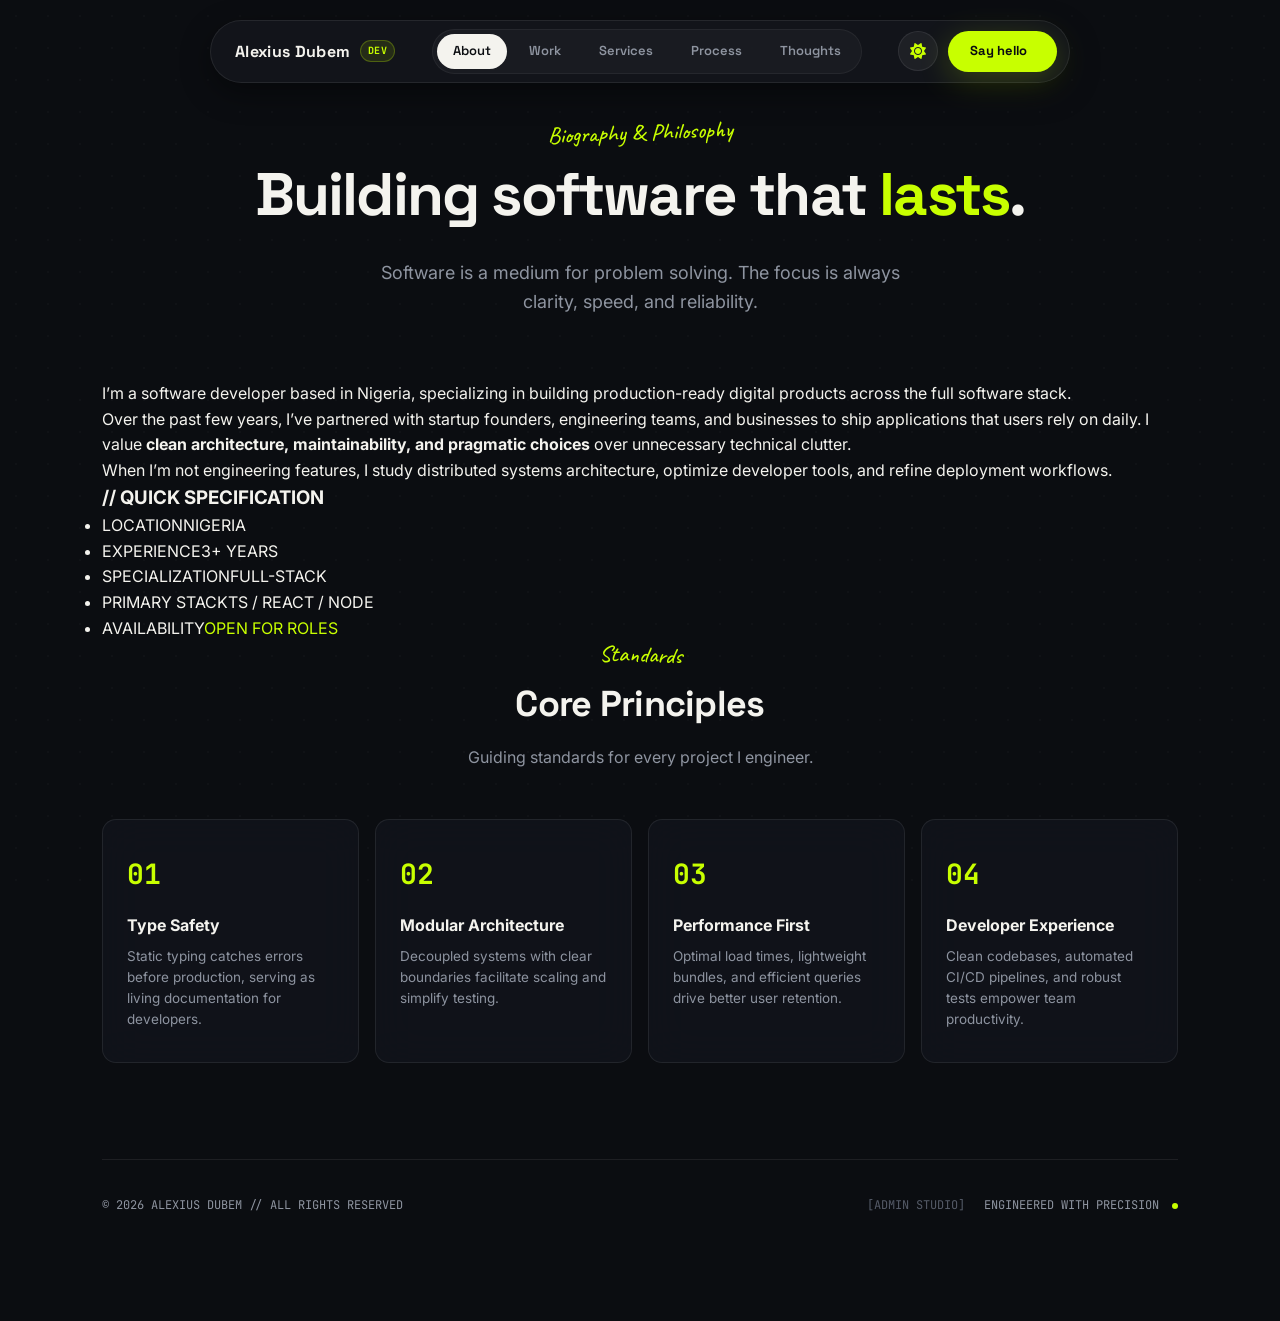
<file: about/index.html>
<!DOCTYPE html>
<html lang="en">

<head>
  <meta charset="UTF-8">
  <meta name="viewport" content="width=device-width, initial-scale=1.0">
  
  <title>About — Alexius Dubem | Software Developer & Systems Engineer</title>
  <meta name="description" content="Biography, engineering principles, and core specification of Alexius Dubem — Full-Stack Software Developer & Systems Architect.">
  <link rel="canonical" href="https://alexiusdubemdev.vercel.app/about">

  <meta property="og:title" content="About Alexius Dubem — Software Developer & Systems Engineer">
  <meta property="og:description" content="Biography, engineering principles, and core specification of Alexius Dubem.">
  <meta property="og:image" content="https://alexiusdubemdev.vercel.app/me.jpg">
  <meta name="twitter:card" content="summary_large_image">
  <meta name="twitter:image" content="https://alexiusdubemdev.vercel.app/me.jpg">

  <!-- Favicons & Website App Icons -->
  <link rel="icon" type="image/jpeg" href="/me.jpg">
  <link rel="apple-touch-icon" href="/me.jpg">
  <link rel="shortcut icon" href="/me.jpg">

  <link rel="preconnect" href="https://fonts.googleapis.com">
  <link rel="preconnect" href="https://fonts.gstatic.com" crossorigin>
  <link href="https://fonts.googleapis.com/css2?family=Caveat:wght@500;700&family=Inter:wght@400;500;600;700&family=JetBrains+Mono:wght@400;500;600;700&family=Space+Grotesk:wght@500;600;700;800&display=swap" rel="stylesheet">
  <link rel="stylesheet" href="https://cdnjs.cloudflare.com/ajax/libs/font-awesome/6.5.1/css/all.min.css">
  
  <link rel="stylesheet" href="/css/styles.css">
</head>

<body>
  <!-- DESKTOP TOP PILL HEADER NAVIGATION -->
  <header>
    <nav class="desktop-pill-nav" aria-label="Main Navigation">
      <div class="logo">
        <a href="/">
          Alexius Dubem
          <span class="logo-badge">DEV</span>
        </a>
      </div>
      <ul class="nav-links">
        <li><a href="/about" class="active">About</a></li>
        <li><a href="/#projects">Work</a></li>
        <li><a href="/#expertise">Services</a></li>
        <li><a href="/#approach">Process</a></li>
        <li><a href="/thoughts">Thoughts</a></li>
      </ul>
      <div style="display:flex; align-items:center; gap:10px;">
        <button class="theme-toggle-pill" aria-label="Toggle Light/Dark Theme">
          <i class="fa-solid fa-sun icon-sun"></i>
          <i class="fa-solid fa-moon icon-moon"></i>
        </button>
        <a href="/contact" class="btn-say-hello">
          Say hello <i class="fa-solid fa-arrow-up-right"></i>
        </a>
      </div>
    </nav>
  </header>

  <!-- FLOATING TOP-RIGHT THEME BUTTON (MOBILE) -->
  <button class="mobile-top-theme-btn" aria-label="Toggle Light/Dark Theme">
    <i class="fa-solid fa-sun icon-sun"></i>
    <i class="fa-solid fa-moon icon-moon"></i>
  </button>

  <!-- MOBILE FLOATING BOTTOM CAPSULE DOCK WITH LABELS -->
  <nav class="mobile-floating-dock" aria-label="Mobile Bottom Navigation">
    <div class="mobile-dock-inner">
      <a href="/#home" class="mobile-dock-item" aria-label="Home">
        <i class="fa-solid fa-house"></i>
        <span class="dock-label">Home</span>
      </a>
      <a href="/#projects" class="mobile-dock-item" aria-label="Projects">
        <i class="fa-solid fa-layer-group"></i>
        <span class="dock-label">Work</span>
      </a>
      <a href="/thoughts" class="mobile-dock-item" aria-label="Notes">
        <i class="fa-solid fa-pen-nib"></i>
        <span class="dock-label">Notes</span>
      </a>
      <a href="/about" class="mobile-dock-item active" aria-label="About">
        <i class="fa-solid fa-user"></i>
        <span class="dock-label">About</span>
      </a>
      <a href="/contact" class="mobile-dock-item" aria-label="Contact">
        <i class="fa-solid fa-envelope"></i>
        <span class="dock-label">Contact</span>
      </a>
    </div>
  </nav>

  <div class="container">
    <main>
      <div class="page-header" data-animate>
        <span class="font-hand rotate-left">Biography & Philosophy</span>
        <h1>Building software that <span style="color:var(--accent);">lasts</span>.</h1>
        <p>Software is a medium for problem solving. The focus is always clarity, speed, and reliability.</p>
      </div>

      <div class="about-layout" data-animate>
        <div class="about-body">
          <p>I’m a software developer based in Nigeria, specializing in building production-ready digital products across the full software stack.</p>
          <p>Over the past few years, I’ve partnered with startup founders, engineering teams, and businesses to ship applications that users rely on daily. I value <strong>clean architecture, maintainability, and pragmatic choices</strong> over unnecessary technical clutter.</p>
          <p>When I’m not engineering features, I study distributed systems architecture, optimize developer tools, and refine deployment workflows.</p>
        </div>

        <div class="about-sidebar">
          <h3>// QUICK SPECIFICATION</h3>
          <ul>
            <li><span>LOCATION</span><span>NIGERIA</span></li>
            <li><span>EXPERIENCE</span><span>3+ YEARS</span></li>
            <li><span>SPECIALIZATION</span><span>FULL-STACK</span></li>
            <li><span>PRIMARY STACK</span><span>TS / REACT / NODE</span></li>
            <li><span>AVAILABILITY</span><span style="color:var(--accent);">OPEN FOR ROLES</span></li>
          </ul>
        </div>
      </div>

      <section data-animate>
        <div class="section-head">
          <span class="font-hand rotate-right">Standards</span>
          <h2 class="sec-title">Core Principles</h2>
          <p class="sec-desc">Guiding standards for every project I engineer.</p>
        </div>

        <div class="approach-grid">
          <div class="approach-card">
            <div class="approach-num">01</div>
            <h3>Type Safety</h3>
            <p>Static typing catches errors before production, serving as living documentation for developers.</p>
          </div>
          <div class="approach-card">
            <div class="approach-num">02</div>
            <h3>Modular Architecture</h3>
            <p>Decoupled systems with clear boundaries facilitate scaling and simplify testing.</p>
          </div>
          <div class="approach-card">
            <div class="approach-num">03</div>
            <h3>Performance First</h3>
            <p>Optimal load times, lightweight bundles, and efficient queries drive better user retention.</p>
          </div>
          <div class="approach-card">
            <div class="approach-num">04</div>
            <h3>Developer Experience</h3>
            <p>Clean codebases, automated CI/CD pipelines, and robust tests empower team productivity.</p>
          </div>
        </div>
      </section>
    </main>

    <footer>
      <div>© 2026 ALEXIUS DUBEM // ALL RIGHTS RESERVED</div>
      <div>
        <a href="/admin" style="color: var(--text-dim); text-decoration: none; margin-right: 12px;">[ADMIN STUDIO]</a>
        ENGINEERED WITH PRECISION <span class="accent-dot"></span>
      </div>
    </footer>
  </div>

  <script src="/js/main.js"></script>
</body>

</html>
</file>
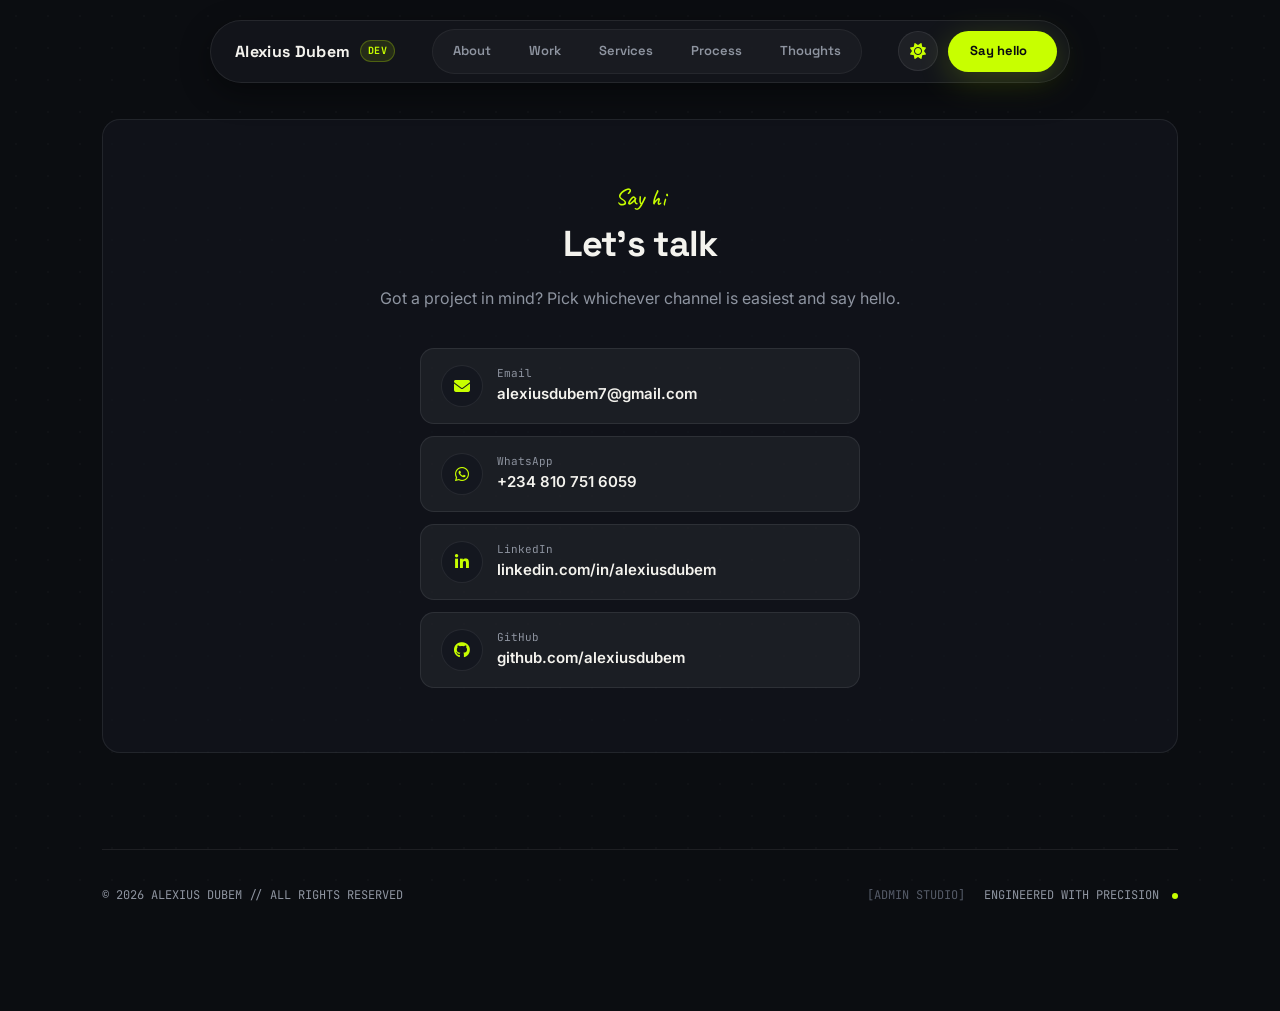
<file: contact/index.html>
<!DOCTYPE html>
<html lang="en">

<head>
  <meta charset="UTF-8">
  <meta name="viewport" content="width=device-width, initial-scale=1.0">
  
  <title>Contact — Alexius Dubem | Software Developer</title>
  <meta name="description" content="Initiate direct contact with Alexius Dubem. Available for full-stack software development, contract engineering, and technical advisory. Guaranteed 24-hr response SLA.">
  <link rel="canonical" href="https://alexiusdubemdev.vercel.app/contact">

  <meta property="og:title" content="Contact Alexius Dubem — Software Developer & Systems Engineer">
  <meta property="og:description" content="Direct contact channel for project inquiries and engineering roles.">
  <meta property="og:image" content="https://alexiusdubemdev.vercel.app/me.jpg">
  <meta name="twitter:card" content="summary_large_image">
  <meta name="twitter:image" content="https://alexiusdubemdev.vercel.app/me.jpg">

  <!-- Favicons & Website App Icons -->
  <link rel="icon" type="image/jpeg" href="/me.jpg">
  <link rel="apple-touch-icon" href="/me.jpg">
  <link rel="shortcut icon" href="/me.jpg">

  <link rel="preconnect" href="https://fonts.googleapis.com">
  <link rel="preconnect" href="https://fonts.gstatic.com" crossorigin>
  <link href="https://fonts.googleapis.com/css2?family=Caveat:wght@500;700&family=Inter:wght@400;500;600;700&family=JetBrains+Mono:wght@400;500;600;700&family=Space+Grotesk:wght@500;600;700&display=swap" rel="stylesheet">
  <link rel="stylesheet" href="https://cdnjs.cloudflare.com/ajax/libs/font-awesome/6.5.1/css/all.min.css">
  
  <link rel="stylesheet" href="/css/styles.css">
</head>

<body>
  <!-- DESKTOP TOP PILL HEADER NAVIGATION -->
  <header>
    <nav class="desktop-pill-nav" aria-label="Main Navigation">
      <div class="logo">
        <a href="/">
          Alexius Dubem
          <span class="logo-badge">DEV</span>
        </a>
      </div>
      <ul class="nav-links">
        <li><a href="/about">About</a></li>
        <li><a href="/#projects">Work</a></li>
        <li><a href="/#expertise">Services</a></li>
        <li><a href="/#approach">Process</a></li>
        <li><a href="/thoughts">Thoughts</a></li>
      </ul>
      <div style="display:flex; align-items:center; gap:10px;">
        <button class="theme-toggle-pill" aria-label="Toggle Light/Dark Theme">
          <i class="fa-solid fa-sun icon-sun"></i>
          <i class="fa-solid fa-moon icon-moon"></i>
        </button>
        <a href="/contact" class="btn-say-hello active">
          Say hello <i class="fa-solid fa-arrow-up-right"></i>
        </a>
      </div>
    </nav>
  </header>

  <!-- FLOATING TOP-RIGHT THEME BUTTON (MOBILE) -->
  <button class="mobile-top-theme-btn" aria-label="Toggle Light/Dark Theme">
    <i class="fa-solid fa-sun icon-sun"></i>
    <i class="fa-solid fa-moon icon-moon"></i>
  </button>

  <!-- MOBILE FLOATING BOTTOM CAPSULE DOCK WITH LABELS -->
  <nav class="mobile-floating-dock" aria-label="Mobile Bottom Navigation">
    <div class="mobile-dock-inner">
      <a href="/#home" class="mobile-dock-item" aria-label="Home">
        <i class="fa-solid fa-house"></i>
        <span class="dock-label">Home</span>
      </a>
      <a href="/#projects" class="mobile-dock-item" aria-label="Projects">
        <i class="fa-solid fa-layer-group"></i>
        <span class="dock-label">Work</span>
      </a>
      <a href="/thoughts" class="mobile-dock-item" aria-label="Notes">
        <i class="fa-solid fa-pen-nib"></i>
        <span class="dock-label">Notes</span>
      </a>
      <a href="/about" class="mobile-dock-item" aria-label="About">
        <i class="fa-solid fa-user"></i>
        <span class="dock-label">About</span>
      </a>
      <a href="/contact" class="mobile-dock-item active" aria-label="Contact">
        <i class="fa-solid fa-envelope"></i>
        <span class="dock-label">Contact</span>
      </a>
    </div>
  </nav>

  <div class="container">
    <main>
      <section id="contact" data-animate aria-label="Contact Panel" style="margin-top: 40px;">
        <div class="contact-section-card">
          <span class="font-hand rotate-right">Say hi</span>
          <h2 class="sec-title" style="margin-top: 4px;">Let's talk</h2>
          <p class="sec-desc">Got a project in mind? Pick whichever channel is easiest and say hello.</p>

          <div class="contact-options">
            <!-- Email Option -->
            <a href="mailto:alexiusdubem7@gmail.com" class="contact-option-row">
              <div class="contact-option-left">
                <span class="contact-icon-pill"><i class="fa-solid fa-envelope"></i></span>
                <div class="contact-label-title">
                  <span class="label">Email</span>
                  <span class="val">alexiusdubem7@gmail.com</span>
                </div>
              </div>
              <i class="fa-solid fa-arrow-up-right arrow-up-right"></i>
            </a>

            <!-- WhatsApp Option -->
            <a href="https://wa.me/2348107516059" target="_blank" class="contact-option-row">
              <div class="contact-option-left">
                <span class="contact-icon-pill"><i class="fa-brands fa-whatsapp"></i></span>
                <div class="contact-label-title">
                  <span class="label">WhatsApp</span>
                  <span class="val">+234 810 751 6059</span>
                </div>
              </div>
              <i class="fa-solid fa-arrow-up-right arrow-up-right"></i>
            </a>

            <!-- LinkedIn Option -->
            <a href="https://ng.linkedin.com/in/alexius-dubem" target="_blank" class="contact-option-row">
              <div class="contact-option-left">
                <span class="contact-icon-pill"><i class="fa-brands fa-linkedin-in"></i></span>
                <div class="contact-label-title">
                  <span class="label">LinkedIn</span>
                  <span class="val">linkedin.com/in/alexiusdubem</span>
                </div>
              </div>
              <i class="fa-solid fa-arrow-up-right arrow-up-right"></i>
            </a>

            <!-- GitHub Option -->
            <a href="https://github.com/AlexiusDubem" target="_blank" class="contact-option-row">
              <div class="contact-option-left">
                <span class="contact-icon-pill"><i class="fa-brands fa-github"></i></span>
                <div class="contact-label-title">
                  <span class="label">GitHub</span>
                  <span class="val">github.com/alexiusdubem</span>
                </div>
              </div>
              <i class="fa-solid fa-arrow-up-right arrow-up-right"></i>
            </a>
          </div>
        </div>
      </section>
    </main>

    <footer>
      <div>© 2026 ALEXIUS DUBEM // ALL RIGHTS RESERVED</div>
      <div>
        <a href="/admin" style="color: var(--text-dim); text-decoration: none; margin-right: 12px;">[ADMIN STUDIO]</a>
        ENGINEERED WITH PRECISION <span class="accent-dot"></span>
      </div>
    </footer>
  </div>

  <script src="/js/main.js"></script>
</body>

</html>
</file>
<file: css/styles.css>
/* =========================================
   ALEXIUS DUBEM — PORTFOLIO DESIGN SYSTEM
   Deep Ink (#0b0d11) + Warm Paper (#f4f3ee) + Electric Lime (#c8ff00)
   Handwritten Notes · Glass Pill Header · Floating Mobile Dock
   Fast, Clean, Considered
   ========================================= */

/* ---------- DESIGN TOKENS ---------- */
:root {
  --bg: #0b0d11;
  --bg-card: rgba(18, 22, 30, 0.72);
  --bg-card-hover: rgba(26, 32, 44, 0.88);
  --bg-surface: rgba(22, 26, 36, 0.75);
  --bg-soft: rgba(255, 255, 255, 0.05);
  --text: #f4f3ee;
  --text-muted: #8e94a0;
  --text-dim: #555b68;
  --accent: #c8ff00;
  --accent-glow: rgba(200, 255, 0, 0.25);
  --accent-soft: rgba(200, 255, 0, 0.1);
  --border: rgba(255, 255, 255, 0.08);
  --border-active: rgba(200, 255, 0, 0.45);
  
  --font-mono: 'JetBrains Mono', monospace;
  --font-display: 'Space Grotesk', sans-serif;
  --font-body: 'Inter', sans-serif;
  --font-hand: 'Caveat', cursive;
  
  --shadow-sm: 0 4px 15px rgba(0, 0, 0, 0.3);
  --shadow-glow: 0 8px 32px rgba(200, 255, 0, 0.2);
  --shadow-card: 0 20px 48px rgba(0, 0, 0, 0.5);
  
  --radius-sm: 8px;
  --radius-md: 14px;
  --radius-lg: 18px;
  --radius-xl: 24px;
  --radius-pill: 999px;
  
  --ease: cubic-bezier(0.16, 1, 0.3, 1);
  --transition: 0.3s cubic-bezier(0.16, 1, 0.3, 1);
}

/* ---------- LIGHT THEME OVERRIDES ---------- */
body.light-theme {
  --bg: #f6f5f0;
  --bg-card: #ffffff;
  --bg-card-hover: #faf8f3;
  --bg-surface: #eae9e2;
  --bg-soft: rgba(0, 0, 0, 0.04);
  --text: #08090a;
  --text-muted: #525660;
  --text-dim: #858a96;
  --accent: #5e8000;
  --accent-glow: rgba(94, 128, 0, 0.25);
  --accent-soft: rgba(94, 128, 0, 0.12);
  --border: rgba(0, 0, 0, 0.09);
  --border-active: rgba(94, 128, 0, 0.45);
  
  --shadow-sm: 0 4px 15px rgba(0, 0, 0, 0.05);
  --shadow-glow: 0 8px 24px rgba(94, 128, 0, 0.18);
  --shadow-card: 0 16px 40px rgba(0, 0, 0, 0.08);
}

body.light-theme::before {
  background-image: radial-gradient(rgba(0, 0, 0, 0.05) 1px, transparent 1px);
}

body.light-theme nav.desktop-pill-nav {
  background: rgba(255, 255, 255, 0.88);
  border-color: rgba(0, 0, 0, 0.1);
  box-shadow: 0 8px 30px rgba(0, 0, 0, 0.08);
}

body.light-theme nav.mobile-floating-dock .mobile-dock-inner {
  background: rgba(255, 255, 255, 0.95);
  border-color: rgba(0, 0, 0, 0.12);
  box-shadow: 0 10px 36px rgba(0, 0, 0, 0.15);
}

/* ---------- THEME TOGGLE PILL BUTTON ---------- */
.theme-toggle-pill {
  width: 40px;
  height: 40px;
  border-radius: 50%;
  background: var(--bg-soft);
  border: 1px solid var(--border);
  color: var(--accent);
  display: flex;
  align-items: center;
  justify-content: center;
  font-size: 16px;
  cursor: pointer;
  transition: all var(--transition);
  flex-shrink: 0;
}

.theme-toggle-pill:hover {
  background: var(--accent-soft);
  border-color: var(--accent);
  transform: scale(1.06);
}

body.light-theme .theme-toggle-pill .icon-moon { display: block; }
body.light-theme .theme-toggle-pill .icon-sun  { display: none; }
body:not(.light-theme) .theme-toggle-pill .icon-moon { display: none; }
body:not(.light-theme) .theme-toggle-pill .icon-sun  { display: block; }

body.light-theme .mobile-top-theme-btn .icon-moon { display: block; }
body.light-theme .mobile-top-theme-btn .icon-sun  { display: none; }
body:not(.light-theme) .mobile-top-theme-btn .icon-moon { display: none; }
body:not(.light-theme) .mobile-top-theme-btn .icon-sun  { display: block; }

/* ---------- RESET & BASE ---------- */
*,
*::before,
*::after {
  margin: 0;
  padding: 0;
  box-sizing: border-box;
}

html {
  scroll-behavior: smooth;
  background-color: var(--bg);
}

body {
  font-family: var(--font-body);
  background-color: var(--bg);
  color: var(--text);
  line-height: 1.6;
  -webkit-font-smoothing: antialiased;
  -moz-osx-font-smoothing: grayscale;
  overflow-x: hidden;
  padding-bottom: 90px;
  position: relative;
}

body::before {
  content: "";
  position: fixed;
  inset: 0;
  background-image: radial-gradient(rgba(255, 255, 255, 0.025) 1px, transparent 1px);
  background-size: 32px 32px;
  pointer-events: none;
  z-index: 0;
}

.container {
  max-width: 1140px;
  margin: 0 auto;
  padding: 0 32px;
  position: relative;
  z-index: 5;
}

/* Glassmorphic 3D Card Backdrop Blur across all components */
.project-card,
.service-card,
.approach-card,
.trust-bar,
.note-article-card,
.x-post-card,
.contact-direct-card {
  backdrop-filter: blur(20px);
  -webkit-backdrop-filter: blur(20px);
}

/* ---------- HANDWRITTEN ANNOTATIONS (DOTTAA STYLE) ---------- */
.font-hand {
  font-family: var(--font-hand);
  color: var(--accent);
  font-size: 1.45rem;
  font-weight: 500;
  display: inline-block;
  line-height: 1.2;
}

.rotate-left {
  transform: rotate(-2deg);
}

.rotate-right {
  transform: rotate(2deg);
}

.handwritten-callout {
  margin-top: 14px;
  display: flex;
  align-items: center;
  justify-content: center;
  gap: 6px;
}

/* ---------- TOP SCROLL PROGRESS BAR ---------- */
#scroll-progress-bar {
  position: fixed;
  top: 0;
  left: 0;
  height: 3px;
  background: var(--accent);
  z-index: 99999;
  width: 0%;
  transition: width 0.08s ease-out;
  box-shadow: 0 0 10px var(--accent);
}

/* ---------- DESKTOP TOP PILL HEADER NAVIGATION ---------- */
body > header:not(.article-page-header),
header.site-header {
  position: sticky;
  top: 20px;
  z-index: 900;
  display: flex;
  justify-content: center;
  margin-bottom: 56px;
  padding: 0 20px;
}

nav.desktop-pill-nav {
  display: flex;
  align-items: center;
  justify-content: space-between;
  gap: 24px;
  width: 100%;
  max-width: 860px;
  background: rgba(20, 23, 29, 0.85);
  backdrop-filter: blur(24px);
  -webkit-backdrop-filter: blur(24px);
  border: 1px solid var(--border);
  border-radius: var(--radius-pill);
  padding: 8px 12px 8px 24px;
  box-shadow: 0 10px 30px rgba(0, 0, 0, 0.4);
}

.logo {
  font-family: var(--font-display);
  font-weight: 700;
  font-size: 16px;
  letter-spacing: 0.02em;
}

.logo a {
  text-decoration: none;
  color: var(--text);
  display: flex;
  align-items: center;
  gap: 10px;
  transition: color var(--transition);
}

.logo a:hover {
  color: var(--accent);
}

.logo-badge {
  font-family: var(--font-mono);
  font-size: 10px;
  padding: 2px 7px;
  background: var(--accent-soft);
  color: var(--accent);
  border: 1px solid var(--accent-glow);
  border-radius: var(--radius-pill);
}

.nav-links {
  display: flex;
  align-items: center;
  gap: 6px;
  list-style: none;
  background: rgba(255, 255, 255, 0.03);
  padding: 4px;
  border-radius: var(--radius-pill);
  border: 1px solid rgba(255, 255, 255, 0.05);
}

.nav-links a {
  text-decoration: none;
  color: var(--text-muted);
  font-family: var(--font-display);
  font-size: 13px;
  font-weight: 600;
  padding: 7px 16px;
  border-radius: var(--radius-pill);
  transition: all var(--transition);
  display: block;
}

.nav-links a:hover,
.nav-links a.active {
  color: var(--bg);
  background: var(--text);
}

.btn-say-hello {
  display: inline-flex;
  align-items: center;
  gap: 8px;
  background: var(--accent);
  color: var(--bg);
  padding: 10px 22px;
  border-radius: var(--radius-pill);
  text-decoration: none;
  font-family: var(--font-display);
  font-size: 13px;
  font-weight: 700;
  transition: all var(--transition);
  box-shadow: var(--shadow-glow);
  flex-shrink: 0;
}

.btn-say-hello:hover {
  background: #d4ff26;
  transform: scale(1.04);
}

.btn-say-hello i {
  transition: transform var(--transition);
}

.btn-say-hello:hover i {
  transform: translate(2px, -2px);
}

/* ---------- MOBILE FLOATING BOTTOM CAPSULE DOCK WITH LABELS ---------- */
nav.mobile-floating-dock {
  position: fixed;
  bottom: 18px;
  left: 50%;
  transform: translateX(-50%);
  z-index: 9999;
  display: none;
}

.mobile-dock-inner {
  display: flex;
  align-items: center;
  gap: 4px;
  background: rgba(11, 13, 17, 0.94);
  backdrop-filter: blur(28px);
  -webkit-backdrop-filter: blur(28px);
  border: 1px solid rgba(255, 255, 255, 0.12);
  border-radius: var(--radius-pill);
  padding: 6px 8px;
  box-shadow: 0 14px 40px rgba(0, 0, 0, 0.7);
}

.mobile-dock-item {
  display: flex;
  flex-direction: column;
  align-items: center;
  justify-content: center;
  gap: 2px;
  padding: 6px 12px;
  border-radius: 12px;
  color: var(--text-muted);
  text-decoration: none;
  transition: all var(--transition);
  font-family: var(--font-display);
}

.mobile-dock-item i {
  font-size: 15px;
  transition: transform 0.2s var(--ease);
}

.mobile-dock-item .dock-label {
  font-size: 9px;
  font-weight: 700;
  letter-spacing: 0.04em;
  text-transform: uppercase;
  line-height: 1;
}

.mobile-dock-item:hover,
.mobile-dock-item.active {
  background: var(--accent);
  color: var(--bg);
}

.mobile-dock-item:hover i,
.mobile-dock-item.active i {
  transform: translateY(-1px);
}

/* Floating Top-Right Theme Toggle on Mobile */
.mobile-top-theme-btn {
  position: fixed;
  top: 16px;
  right: 16px;
  z-index: 990;
  width: 40px;
  height: 40px;
  border-radius: 50%;
  background: rgba(18, 20, 26, 0.88);
  backdrop-filter: blur(20px);
  border: 1px solid var(--border);
  color: var(--accent);
  display: none;
  align-items: center;
  justify-content: center;
  font-size: 15px;
  cursor: pointer;
  box-shadow: var(--shadow-sm);
  transition: all var(--transition);
}

body.light-theme .mobile-top-theme-btn {
  background: rgba(255, 255, 255, 0.92);
  border-color: rgba(0, 0, 0, 0.12);
}

/* ---------- HERO SECTION (BALANCED LAPTOP & DESKTOP) ---------- */
.hero {
  display: grid;
  grid-template-columns: 1.3fr 0.7fr;
  gap: 56px;
  align-items: center;
  margin-bottom: 96px;
  position: relative;
}

.avail-badge {
  display: inline-flex;
  align-items: center;
  gap: 8px;
  padding: 6px 16px;
  background: rgba(255, 255, 255, 0.05);
  border: 1px solid var(--border);
  border-radius: var(--radius-pill);
  font-family: var(--font-display);
  font-size: 13px;
  font-weight: 600;
  color: var(--text-muted);
  margin-bottom: 24px;
}

.avail-badge .dot {
  width: 8px;
  height: 8px;
  background: var(--accent);
  border-radius: 50%;
  box-shadow: 0 0 10px var(--accent);
  position: relative;
}

.hero h1 {
  font-family: var(--font-display);
  font-size: clamp(40px, 5.5vw, 66px);
  font-weight: 800;
  line-height: 1.05;
  letter-spacing: -0.03em;
  margin-bottom: 24px;
  color: var(--text);
}

.hero h1 .accent-text {
  color: var(--accent);
  position: relative;
  display: inline-block;
}

.hero-subtitle {
  color: var(--text-muted);
  font-size: 18px;
  line-height: 1.6;
  margin-bottom: 32px;
  max-width: 520px;
}

.hero-cta-group {
  display: flex;
  gap: 16px;
  align-items: center;
  flex-wrap: wrap;
}

.btn-solid {
  display: inline-flex;
  align-items: center;
  justify-content: center;
  gap: 10px;
  background: var(--accent);
  color: var(--bg);
  padding: 16px 32px;
  border-radius: var(--radius-pill);
  text-decoration: none;
  font-family: var(--font-display);
  font-size: 15px;
  font-weight: 700;
  transition: all var(--transition);
  box-shadow: var(--shadow-glow);
  border: none;
  cursor: pointer;
}

.btn-solid:hover {
  background: #d4ff26;
  transform: translateY(-2px);
}

.btn-solid i {
  transition: transform var(--transition);
}

.btn-solid:hover i {
  transform: translate(2px, -2px);
}

.btn-outline {
  display: inline-flex;
  align-items: center;
  justify-content: center;
  gap: 10px;
  background: var(--bg-card);
  color: var(--text);
  border: 1px solid var(--border);
  padding: 16px 32px;
  border-radius: var(--radius-pill);
  text-decoration: none;
  font-family: var(--font-display);
  font-size: 15px;
  font-weight: 700;
  transition: all var(--transition);
}

.btn-outline:hover {
  border-color: var(--text);
  background: var(--bg-surface);
  transform: translateY(-2px);
}

.hero-photo-box {
  position: relative;
  display: inline-block;
}

.photo-frame {
  position: relative;
  width: 210px;
  height: 210px;
  border-radius: var(--radius-lg);
  overflow: hidden;
  border: 2px solid var(--border-active);
  box-shadow: var(--shadow-card);
  transition: transform 0.4s var(--ease);
}

.photo-frame img {
  width: 100%;
  height: 100%;
  object-fit: cover;
  object-position: center top;
  filter: contrast(105%);
  transition: filter var(--transition), transform 0.4s var(--ease);
}

.photo-frame:hover img {
  transform: scale(1.06);
}

/* ---------- SECTIONS ---------- */
section {
  margin-bottom: 96px;
}

.section-head {
  text-align: center;
  margin-bottom: 48px;
}

.sec-title {
  font-family: var(--font-display);
  font-size: 36px;
  font-weight: 800;
  letter-spacing: -0.02em;
  margin-top: 6px;
  margin-bottom: 12px;
}

.sec-desc {
  color: var(--text-muted);
  font-size: 16px;
  max-width: 520px;
  margin: 0 auto;
}

/* ---------- TRUST BADGES BAR ---------- */
.trust-bar {
  display: flex;
  flex-wrap: wrap;
  align-items: center;
  justify-content: space-around;
  gap: 20px;
  background: var(--bg-card);
  border: 1px solid var(--border);
  border-radius: var(--radius-lg);
  padding: 24px 32px;
  margin-bottom: 72px;
}

.trust-badge-item {
  display: inline-flex;
  align-items: center;
  gap: 10px;
  font-family: var(--font-mono);
  font-size: 12px;
  color: var(--text-muted);
  font-weight: 500;
}

.trust-badge-item i {
  color: var(--accent);
  font-size: 16px;
}

/* ---------- FILTER TABS ---------- */
.filter-tabs-wrapper {
  display: flex;
  justify-content: center;
  margin-bottom: 40px;
}

.filter-tabs {
  display: inline-flex;
  background: var(--bg-card);
  border: 1px solid var(--border);
  border-radius: var(--radius-pill);
  padding: 6px;
  gap: 6px;
}

.filter-btn,
.notes-filter-btn {
  background: transparent;
  border: none;
  color: var(--text-muted);
  padding: 9px 20px;
  border-radius: var(--radius-pill);
  font-family: var(--font-display);
  font-size: 13px;
  font-weight: 700;
  cursor: pointer;
  transition: all var(--transition);
}

.filter-btn:hover,
.notes-filter-btn:hover {
  color: var(--text);
}

.filter-btn.active,
.notes-filter-btn.active {
  background: var(--accent);
  color: var(--bg);
}

/* ---------- FEATURED PROJECTS GRID ---------- */
.projects-grid {
  display: grid;
  grid-template-columns: repeat(2, 1fr);
  gap: 32px;
}

.project-card {
  background: var(--bg-card);
  border: 1px solid var(--border);
  border-radius: var(--radius-lg);
  overflow: hidden;
  transition: border-color var(--transition), box-shadow var(--transition), transform var(--transition);
  display: flex;
  flex-direction: column;
  position: relative;
}

.project-card:hover {
  border-color: var(--border-active);
  box-shadow: var(--shadow-card);
  transform: translateY(-4px);
}

.project-img-box {
  width: 100%;
  height: 260px;
  overflow: hidden;
  position: relative;
  border-bottom: 1px solid var(--border);
  background: #000000;
}

.project-img-box img {
  width: 100%;
  height: 100%;
  object-fit: cover;
  object-position: top center;
  transition: transform 0.6s var(--ease);
}

.project-card:hover .project-img-box img {
  transform: scale(1.04);
}

.project-content {
  padding: 30px 26px;
  display: flex;
  flex-direction: column;
  flex-grow: 1;
}

.project-header-row {
  display: flex;
  align-items: center;
  justify-content: space-between;
  margin-bottom: 14px;
}

.project-badge {
  font-family: var(--font-mono);
  font-size: 11px;
  font-weight: 700;
  letter-spacing: 0.08em;
  text-transform: uppercase;
  color: var(--accent);
  background: var(--accent-soft);
  border: 1px solid var(--accent-glow);
  padding: 4px 12px;
  border-radius: var(--radius-pill);
}

.arrow-icon-btn {
  width: 36px;
  height: 36px;
  border-radius: 50%;
  background: var(--bg-soft);
  border: 1px solid var(--border);
  display: flex;
  align-items: center;
  justify-content: center;
  color: var(--text-muted);
  font-size: 14px;
  transition: all var(--transition);
}

.project-card:hover .arrow-icon-btn {
  background: var(--accent);
  color: var(--bg);
  border-color: var(--accent);
  transform: translate(2px, -2px);
}

.project-title {
  font-family: var(--font-display);
  font-size: 22px;
  font-weight: 800;
  margin-bottom: 10px;
  color: var(--text);
}

.project-desc {
  color: var(--text-muted);
  font-size: 14.5px;
  line-height: 1.65;
  margin-bottom: 24px;
  flex-grow: 1;
}

.project-tags {
  display: flex;
  flex-wrap: wrap;
  gap: 8px;
}

.project-tag, .note-tag {
  font-family: var(--font-mono);
  font-size: 11px;
  color: var(--text-muted);
  background: rgba(255, 255, 255, 0.04);
  border: 1px solid var(--border);
  padding: 4px 12px;
  border-radius: var(--radius-pill);
}

/* ---------- SERVICES & EXPERTISE GRID ---------- */
.services-grid {
  display: grid;
  grid-template-columns: repeat(4, 1fr);
  gap: 20px;
}

.service-card {
  background: var(--bg-card);
  border: 1px solid var(--border);
  border-radius: var(--radius-md);
  padding: 34px 22px;
  transition: border-color var(--transition), box-shadow var(--transition);
}

.service-card:hover {
  background: var(--bg-card-hover);
  border-color: var(--border-active);
  box-shadow: var(--shadow-sm);
}

.service-icon-box {
  width: 46px;
  height: 46px;
  background: var(--bg-soft);
  border: 1px solid var(--border);
  border-radius: var(--radius-sm);
  display: flex;
  align-items: center;
  justify-content: center;
  color: var(--accent);
  font-size: 20px;
  margin-bottom: 22px;
  transition: all var(--transition);
}

.service-card:hover .service-icon-box {
  background: var(--accent);
  color: var(--bg);
  border-color: var(--accent);
  transform: scale(1.08);
}

.service-card h3 {
  font-family: var(--font-display);
  font-size: 18px;
  font-weight: 700;
  margin-bottom: 10px;
}

.service-card p {
  color: var(--text-muted);
  font-size: 14px;
  line-height: 1.6;
}

/* ---------- APPROACH GRID ---------- */
.approach-grid {
  display: grid;
  grid-template-columns: repeat(4, 1fr);
  gap: 16px;
}

.approach-card {
  background: var(--bg-card);
  border: 1px solid var(--border);
  border-radius: var(--radius-md);
  padding: 32px 24px;
  transition: border-color var(--transition);
}

.approach-card:hover {
  border-color: var(--accent);
}

.approach-num {
  font-family: var(--font-mono);
  font-size: 28px;
  font-weight: 700;
  color: var(--accent);
  margin-bottom: 16px;
}

.approach-card h3 {
  font-size: 16px;
  font-weight: 700;
  margin-bottom: 8px;
}

.approach-card p {
  color: var(--text-muted);
  font-size: 13.5px;
  line-height: 1.55;
}

/* ---------- TESTIMONIALS ---------- */
.testimonials-grid {
  display: grid;
  grid-template-columns: repeat(2, 1fr);
  gap: 24px;
}

.testimonial-card {
  background: var(--bg-card);
  border: 1px solid var(--border);
  border-radius: var(--radius-md);
  padding: 34px 28px;
  transition: all var(--transition);
}

.testimonial-card:hover {
  border-color: var(--border-active);
  box-shadow: var(--shadow-sm);
}

.testimonial-quote {
  font-size: 15px;
  color: var(--text);
  line-height: 1.65;
  margin-bottom: 22px;
  font-style: italic;
}

.testimonial-author {
  display: flex;
  align-items: center;
  gap: 14px;
}

.author-avatar {
  width: 42px;
  height: 42px;
  border-radius: 50%;
  background: var(--bg-soft);
  border: 1px solid var(--accent);
  display: flex;
  align-items: center;
  justify-content: center;
  font-family: var(--font-mono);
  font-size: 13px;
  font-weight: 700;
  color: var(--accent);
}

.author-meta h4 {
  font-size: 14px;
  font-weight: 700;
}

.author-meta p {
  font-family: var(--font-mono);
  font-size: 11px;
  color: var(--text-muted);
}

/* ---------- TECH MATRIX ---------- */
.tech-matrix {
  display: flex;
  flex-wrap: wrap;
  gap: 12px;
  justify-content: center;
}

.tech-tag {
  display: inline-flex;
  align-items: center;
  gap: 10px;
  padding: 12px 20px;
  background: var(--bg-card);
  border: 1px solid var(--border);
  border-radius: var(--radius-pill);
  font-family: var(--font-mono);
  font-size: 13px;
  color: var(--text);
  transition: all var(--transition);
}

.tech-tag i {
  color: var(--accent);
  font-size: 15px;
  transition: transform var(--transition);
}

.tech-tag:hover {
  border-color: var(--accent);
  background: var(--accent-soft);
  transform: translateY(-2px);
}

/* ---------- STATS GRID ---------- */
.stats-grid {
  display: grid;
  grid-template-columns: repeat(4, 1fr);
  gap: 20px;
  background: var(--bg-card);
  border: 1px solid var(--border);
  border-radius: var(--radius-lg);
  padding: 40px 32px;
  text-align: center;
}

.stat-item h3 {
  font-family: var(--font-display);
  font-size: 46px;
  font-weight: 800;
  color: var(--text);
  letter-spacing: -0.03em;
  margin-bottom: 4px;
}

.stat-item h3 span {
  color: var(--accent);
}

.stat-item p {
  font-family: var(--font-mono);
  font-size: 11px;
  color: var(--text-muted);
  letter-spacing: 0.08em;
  text-transform: uppercase;
}

/* ---------- NOTES & X POST FEED CARDS ---------- */
.notes-feed-list {
  display: flex;
  flex-direction: column;
  gap: 24px;
  max-width: 780px;
  margin: 0 auto;
}

.feed-empty-state {
  text-align: center;
  padding: 48px 20px;
  color: var(--text-muted);
}

.feed-empty-state i {
  font-size: 26px;
  color: var(--accent);
  margin-bottom: 12px;
  display: block;
}

/* Article Card */
.note-item-article {
  display: block;
}

.note-article-card {
  background: var(--bg-card);
  border: 1px solid var(--border);
  border-radius: var(--radius-lg);
  padding: 34px 30px;
  cursor: pointer;
  transition: all var(--transition);
  position: relative;
}

.note-article-card:hover {
  border-color: var(--border-active);
  background: var(--bg-card-hover);
  box-shadow: var(--shadow-card);
  transform: translateY(-3px);
}

.note-cover-img {
  width: 100%;
  max-height: 280px;
  border-radius: var(--radius-md);
  overflow: hidden;
  margin-bottom: 20px;
  border: 1px solid var(--border);
}

.note-cover-img img {
  width: 100%;
  height: 100%;
  object-fit: cover;
  display: block;
}

.note-article-meta {
  display: flex;
  align-items: center;
  gap: 8px;
  font-family: var(--font-mono);
  font-size: 12px;
  color: var(--accent);
  margin-bottom: 12px;
  font-weight: 600;
}

.note-sep {
  color: var(--text-dim);
}

.note-article-title {
  font-family: var(--font-display);
  font-size: 24px;
  font-weight: 800;
  margin-bottom: 12px;
  color: var(--text);
  transition: color var(--transition);
}

.note-article-card:hover .note-article-title {
  color: var(--accent);
}

.note-article-excerpt {
  color: var(--text-muted);
  font-size: 15px;
  line-height: 1.65;
  margin-bottom: 22px;
}

.note-article-footer {
  display: flex;
  align-items: center;
  justify-content: space-between;
  flex-wrap: wrap;
  gap: 14px;
  border-top: 1px solid var(--border);
  padding-top: 16px;
}

.note-tags-list {
  display: flex;
  flex-wrap: wrap;
  gap: 6px;
}

.note-footer-actions {
  display: flex;
  align-items: center;
  gap: 12px;
}

.btn-share-wa {
  display: inline-flex;
  align-items: center;
  gap: 6px;
  background: rgba(37, 211, 102, 0.12);
  color: #25D366;
  border: 1px solid rgba(37, 211, 102, 0.3);
  padding: 6px 14px;
  border-radius: var(--radius-pill);
  cursor: pointer;
  font-family: var(--font-display);
  font-size: 12px;
  font-weight: 700;
  transition: all var(--transition);
}

.btn-share-wa:hover {
  background: rgba(37, 211, 102, 0.22);
}

.btn-read-more {
  font-family: var(--font-display);
  font-size: 13px;
  font-weight: 700;
  color: var(--text);
  display: inline-flex;
  align-items: center;
  gap: 8px;
  transition: color var(--transition);
}

.note-article-card:hover .btn-read-more {
  color: var(--accent);
}

/* Authentic X Post Card */
.note-item-xpost {
  display: block;
}

.x-post-card {
  background: #000000;
  border: 1px solid var(--border);
  border-radius: var(--radius-md);
  padding: 24px;
  transition: border-color var(--transition), box-shadow var(--transition);
  position: relative;
}

.x-post-card:hover {
  border-color: rgba(29, 155, 240, 0.4);
  box-shadow: 0 12px 32px rgba(0, 0, 0, 0.6);
}

.x-post-header {
  display: flex;
  align-items: center;
  justify-content: space-between;
  margin-bottom: 14px;
}

.x-post-author {
  display: flex;
  align-items: center;
  gap: 12px;
}

.x-author-avatar {
  width: 44px;
  height: 44px;
  border-radius: 50%;
  object-fit: cover;
  border: 1.5px solid var(--border);
}

.x-author-name-row {
  display: flex;
  align-items: center;
  gap: 6px;
}

.x-author-name {
  font-family: var(--font-display);
  font-weight: 800;
  font-size: 15px;
  color: #f7f9f9;
}

.x-verified-badge {
  color: #1d9bf0;
  font-size: 14px;
}

.x-author-handle {
  font-family: var(--font-mono);
  font-size: 12px;
  color: #71767b;
}

.btn-explore-x {
  display: inline-flex;
  align-items: center;
  gap: 6px;
  background: var(--bg-soft);
  border: 1px solid var(--border);
  color: #f7f9f9;
  padding: 6px 14px;
  border-radius: var(--radius-pill);
  font-family: var(--font-display);
  font-size: 12px;
  font-weight: 700;
  text-decoration: none;
  transition: all var(--transition);
}

.btn-explore-x:hover {
  background: rgba(29, 155, 240, 0.15);
  border-color: rgba(29, 155, 240, 0.4);
}

.btn-explore-x i {
  color: var(--accent);
}

.x-post-body {
  margin-bottom: 16px;
}

.x-post-text {
  color: #e7e9ea;
  font-size: 15.5px;
  line-height: 1.6;
  white-space: pre-line;
  word-break: break-word;
}

.x-post-media {
  margin-top: 14px;
  border-radius: var(--radius-md);
  overflow: hidden;
  border: 1px solid var(--border);
}

.x-post-media img {
  width: 100%;
  max-height: 420px;
  object-fit: cover;
  display: block;
}

.x-hashtag {
  color: #1d9bf0;
  font-weight: 500;
}

.x-post-timestamp {
  font-family: var(--font-mono);
  font-size: 12px;
  color: #71767b;
  border-bottom: 1px solid rgba(255, 255, 255, 0.1);
  padding-bottom: 12px;
  margin-bottom: 12px;
}

.x-views {
  color: #f7f9f9;
  font-weight: 600;
}

.x-post-actions {
  display: flex;
  align-items: center;
  justify-content: space-between;
  color: #71767b;
  font-family: var(--font-mono);
  font-size: 12px;
}

.x-action-btn {
  display: inline-flex;
  align-items: center;
  gap: 6px;
  cursor: pointer;
  transition: color var(--transition);
}

.x-action-btn:hover {
  color: #1d9bf0;
}

/* ---------- EXPANDABLE ARTICLE READER MODAL ---------- */
.article-reader-modal {
  position: fixed;
  inset: 0;
  z-index: 100000;
  display: flex;
  align-items: center;
  justify-content: center;
  padding: 24px;
  opacity: 0;
  visibility: hidden;
  transition: all 0.3s var(--ease);
}

.article-reader-modal.is-open {
  opacity: 1;
  visibility: visible;
}

.reader-modal-overlay {
  position: absolute;
  inset: 0;
  background: rgba(11, 13, 17, 0.88);
  backdrop-filter: blur(24px);
  -webkit-backdrop-filter: blur(24px);
}

.reader-modal-card {
  position: relative;
  z-index: 2;
  width: 100%;
  max-width: 760px;
  max-height: 85vh;
  overflow-y: auto;
  background: var(--bg-card);
  border: 1px solid var(--border);
  border-radius: var(--radius-lg);
  padding: 44px;
  box-shadow: var(--shadow-card);
  transform: translateY(20px);
  transition: transform 0.3s var(--ease);
}

.article-reader-modal.is-open .reader-modal-card {
  transform: translateY(0);
}

.reader-modal-close {
  position: absolute;
  top: 24px;
  right: 24px;
  width: 40px;
  height: 40px;
  border-radius: 50%;
  background: var(--bg-soft);
  border: 1px solid var(--border);
  color: var(--text);
  font-size: 16px;
  cursor: pointer;
  display: flex;
  align-items: center;
  justify-content: center;
  transition: all var(--transition);
}

.reader-modal-close:hover {
  border-color: var(--accent);
  color: var(--accent);
}

.reader-cover {
  width: 100%;
  max-height: 320px;
  border-radius: var(--radius-md);
  overflow: hidden;
  margin-bottom: 24px;
  border: 1px solid var(--border);
}

.reader-cover img {
  width: 100%;
  height: 100%;
  object-fit: cover;
  display: block;
}

.reader-header {
  margin-bottom: 24px;
  border-bottom: 1px solid var(--border);
  padding-bottom: 18px;
}

.reader-meta {
  font-family: var(--font-mono);
  font-size: 12px;
  color: var(--accent);
  margin-bottom: 10px;
  font-weight: 600;
}

.reader-title {
  font-family: var(--font-display);
  font-size: 32px;
  font-weight: 800;
  line-height: 1.15;
  margin-bottom: 14px;
}

.reader-tags {
  display: flex;
  flex-wrap: wrap;
  gap: 6px;
}

/* Intelligent Article Body Elements */
.reader-body {
  color: var(--text-muted);
  font-size: 16.5px;
  line-height: 1.75;
}

.article-p {
  color: var(--text-muted);
  font-size: 16px;
  line-height: 1.75;
  margin-bottom: 20px;
}

.article-inline-media {
  margin: 28px 0;
  border-radius: var(--radius-md);
  overflow: hidden;
  border: 1px solid var(--border);
  background: #000;
}

.article-inline-media img {
  width: 100%;
  height: auto;
  max-height: 520px;
  object-fit: contain;
  display: block;
  margin: 0 auto;
}

.article-inline-media figcaption {
  padding: 8px 16px;
  font-family: var(--font-mono);
  font-size: 11px;
  color: var(--text-dim);
  text-align: center;
  background: var(--bg-card);
  border-top: 1px solid var(--border);
}

.article-code-block {
  background: #05070a;
  border: 1px solid var(--border);
  border-radius: var(--radius-sm);
  padding: 18px 20px;
  overflow-x: auto;
  margin: 22px 0;
}

.article-code-block code {
  font-family: var(--font-mono);
  font-size: 13.5px;
  color: #e6edf3;
  line-height: 1.65;
}

.code-lang-tag {
  font-family: var(--font-mono);
  font-size: 10px;
  color: var(--accent);
  text-transform: uppercase;
  letter-spacing: 0.08em;
  margin-bottom: 10px;
  padding-bottom: 6px;
  border-bottom: 1px solid var(--border);
}

.article-inline-code {
  font-family: var(--font-mono);
  font-size: 13px;
  background: var(--bg-soft);
  border: 1px solid var(--border);
  padding: 2px 7px;
  border-radius: 4px;
  color: var(--accent);
}

.article-quote {
  border-left: 3px solid var(--accent);
  padding: 14px 20px;
  margin: 24px 0;
  background: var(--accent-soft);
  color: var(--text);
  font-style: italic;
  border-radius: 0 var(--radius-sm) var(--radius-sm) 0;
}

.article-ul {
  margin: 16px 0 20px 24px;
  color: var(--text-muted);
}

.article-li {
  margin-bottom: 8px;
  line-height: 1.65;
}

.article-link {
  color: var(--accent);
  text-decoration: underline;
  text-underline-offset: 3px;
  word-break: break-all;
}

.article-h2, .article-h3, .article-h4 {
  font-family: var(--font-display);
  color: var(--text);
  font-weight: 800;
  letter-spacing: -0.02em;
  margin: 32px 0 14px;
}

.article-h2 { font-size: 24px; }
.article-h3 { font-size: 20px; }
.article-h4 { font-size: 17px; }

.reader-footer {
  margin-top: 36px;
  padding-top: 24px;
  border-top: 1px solid var(--border);
  display: flex;
  flex-direction: column;
  gap: 20px;
}

.reader-author-sign {
  display: flex;
  align-items: center;
  justify-content: flex-start;
}

.reader-share-block {
  display: flex;
  flex-direction: column;
  gap: 10px;
}

.reader-share-label {
  font-family: var(--font-mono);
  font-size: 11px;
  color: var(--text-dim);
  text-transform: uppercase;
  letter-spacing: 0.08em;
}

.reader-share-buttons {
  display: flex;
  flex-wrap: wrap;
  gap: 8px;
}

.share-btn {
  display: inline-flex;
  align-items: center;
  gap: 7px;
  padding: 8px 16px;
  border-radius: var(--radius-pill);
  font-family: var(--font-display);
  font-size: 12.5px;
  font-weight: 700;
  cursor: pointer;
  border: 1px solid var(--border);
  background: var(--bg-soft);
  color: var(--text);
  transition: all var(--transition);
}

.share-btn:hover {
  transform: translateY(-2px);
}

.share-btn.share-wa {
  background: rgba(37, 211, 102, 0.12);
  color: #25D366;
  border-color: rgba(37, 211, 102, 0.3);
}

.share-btn.share-wa:hover {
  background: rgba(37, 211, 102, 0.22);
}

.share-btn.share-x {
  background: rgba(255, 255, 255, 0.08);
  color: #fff;
  border-color: rgba(255, 255, 255, 0.2);
}

.share-btn.share-x:hover {
  background: rgba(255, 255, 255, 0.18);
}

.share-btn.share-li {
  background: rgba(10, 102, 194, 0.14);
  color: #0a66c2;
  border-color: rgba(10, 102, 194, 0.3);
}

.share-btn.share-li:hover {
  background: rgba(10, 102, 194, 0.24);
}

.share-btn.share-mail {
  background: rgba(234, 67, 53, 0.12);
  color: #ea4335;
  border-color: rgba(234, 67, 53, 0.3);
}

.share-btn.share-mail:hover {
  background: rgba(234, 67, 53, 0.22);
}

.share-btn.share-copy {
  background: var(--accent-soft);
  color: var(--accent);
  border-color: var(--border-active);
}

.share-btn.share-copy:hover {
  background: var(--accent);
  color: var(--bg);
}

.share-btn.share-native {
  background: var(--bg-card-hover);
  color: var(--text);
}

/* Card Share Icon Buttons */
.btn-share-icon {
  width: 32px;
  height: 32px;
  border-radius: 50%;
  display: inline-flex;
  align-items: center;
  justify-content: center;
  background: var(--bg-soft);
  border: 1px solid var(--border);
  color: var(--text-muted);
  cursor: pointer;
  font-size: 13px;
  transition: all var(--transition);
  padding: 0;
}

.btn-share-icon:hover {
  transform: scale(1.1);
}

.btn-share-icon.wa:hover {
  background: rgba(37, 211, 102, 0.2);
  color: #25D366;
  border-color: #25D366;
}

.btn-share-icon.x:hover {
  background: rgba(255, 255, 255, 0.15);
  color: #fff;
  border-color: #fff;
}

.btn-share-icon.more:hover {
  background: var(--accent-soft);
  color: var(--accent);
  border-color: var(--accent);
}

.note-featured-pill {
  font-family: var(--font-mono);
  font-size: 10px;
  color: var(--accent);
  background: var(--accent-soft);
  border: 1px solid var(--accent-glow);
  padding: 2px 8px;
  border-radius: var(--radius-pill);
  font-weight: 700;
  display: inline-flex;
  align-items: center;
  gap: 4px;
}

.view-all-notes-cta {
  text-align: center;
  margin-top: 36px;
}

/* ---------- DEDICATED ARTICLE STANDALONE PAGE ---------- */
.article-page-layout {
  padding-top: 16px;
  margin-bottom: 80px;
}

.article-page-nav {
  margin-bottom: 32px;
}

.article-page-header {
  margin-bottom: 36px;
  border-bottom: 1px solid var(--border);
  padding-bottom: 28px;
}

.article-page-meta {
  display: flex;
  align-items: center;
  gap: 8px;
  font-family: var(--font-mono);
  font-size: 12px;
  color: var(--accent);
  margin-bottom: 14px;
  font-weight: 600;
}

.article-page-title {
  font-family: var(--font-display);
  font-size: clamp(34px, 5.5vw, 54px);
  font-weight: 800;
  line-height: 1.1;
  letter-spacing: -0.03em;
  color: var(--text);
  margin-bottom: 24px;
}

.article-page-author-bar {
  display: flex;
  align-items: center;
  justify-content: space-between;
  flex-wrap: wrap;
  gap: 16px;
}

.article-author-info {
  display: flex;
  align-items: center;
  gap: 14px;
}

.article-author-avatar {
  width: 46px;
  height: 46px;
  border-radius: 50%;
  object-fit: cover;
  border: 2px solid var(--accent);
}

.article-author-name {
  font-family: var(--font-display);
  font-weight: 700;
  font-size: 15px;
  color: var(--text);
  display: flex;
  align-items: center;
  gap: 6px;
}

.article-author-handle a {
  font-family: var(--font-mono);
  font-size: 12px;
  color: var(--text-dim);
  text-decoration: none;
  transition: color var(--transition);
}

.article-author-handle a:hover {
  color: var(--accent);
}

.article-page-cover-wrap {
  width: 100%;
  max-height: 460px;
  border-radius: var(--radius-lg);
  overflow: hidden;
  margin-bottom: 40px;
  border: 1px solid var(--border);
  background: #000;
}

.article-page-cover-img {
  width: 100%;
  height: 100%;
  max-height: 460px;
  object-fit: cover;
  display: block;
}

.article-page-content {
  color: var(--text-muted);
  font-size: 17px;
  line-height: 1.8;
  margin-bottom: 56px;
}

.article-page-footer {
  border-top: 1px solid var(--border);
  padding-top: 36px;
}

/* ---------- DOTTAA CONTACT SECTION ---------- */
.contact-section-card {
  position: relative;
  overflow: hidden;
  background: var(--bg-card);
  border: 1px solid var(--border);
  border-radius: var(--radius-lg);
  padding: 64px 48px;
  text-align: center;
}

.contact-options {
  display: flex;
  flex-direction: column;
  gap: 12px;
  max-width: 440px;
  margin: 36px auto 0;
}

.contact-option-row {
  display: flex;
  align-items: center;
  justify-content: space-between;
  padding: 16px 20px;
  background: var(--bg-soft);
  border: 1px solid var(--border);
  border-radius: var(--radius-md);
  text-decoration: none;
  color: var(--text);
  transition: all var(--transition);
  gap: 12px;
}

.contact-option-row:hover {
  background: var(--bg-surface);
  border-color: var(--border-active);
}

.contact-option-left {
  display: flex;
  align-items: center;
  gap: 14px;
  min-width: 0;
  flex: 1;
}

.contact-icon-pill {
  width: 42px;
  height: 42px;
  border-radius: 50%;
  background: var(--bg-card);
  border: 1px solid var(--border);
  display: flex;
  align-items: center;
  justify-content: center;
  color: var(--accent);
  font-size: 16px;
  transition: all var(--transition);
  flex-shrink: 0;
}

.contact-option-row:hover .contact-icon-pill {
  background: var(--accent);
  color: var(--bg);
  border-color: var(--accent);
}

.contact-label-title {
  display: flex;
  flex-direction: column;
  text-align: left;
  min-width: 0;
  flex: 1;
}

.contact-label-title .label {
  font-size: 11px;
  color: var(--text-muted);
  font-family: var(--font-mono);
}

.contact-label-title .val {
  font-size: clamp(12px, 3.8vw, 15px);
  font-weight: 600;
  word-break: break-all;
  overflow-wrap: anywhere;
  white-space: normal;
}

.contact-option-row i.arrow-up-right {
  color: var(--text-muted);
  font-size: 16px;
  transition: transform var(--transition), color var(--transition);
}

.contact-option-row:hover i.arrow-up-right {
  color: var(--accent);
  transform: translate(3px, -3px);
}

/* ---------- FOOTER ---------- */
footer.site-footer,
.container > footer {
  display: flex;
  justify-content: space-between;
  align-items: center;
  padding: 36px 0 16px;
  border-top: 1px solid var(--border);
  margin-top: 56px;
  font-family: var(--font-mono);
  font-size: 12px;
  color: var(--text-muted);
}

footer .accent-dot {
  width: 6px;
  height: 6px;
  background: var(--accent);
  border-radius: 50%;
  display: inline-block;
  margin-left: 6px;
}

/* ---------- INSIDE PAGES ---------- */
.page-header {
  margin-bottom: 64px;
  text-align: center;
}

.page-header h1 {
  font-family: var(--font-display);
  font-size: clamp(38px, 5.5vw, 60px);
  font-weight: 800;
  letter-spacing: -0.03em;
  margin-bottom: 16px;
}

.page-header p {
  color: var(--text-muted);
  font-size: 18px;
  max-width: 560px;
  margin-left: auto;
  margin-right: auto;
}

/* ---------- ADMIN CREATOR STUDIO STYLING ---------- */
.admin-card {
  background: var(--bg-card);
  border: 1px solid var(--border);
  border-radius: var(--radius-lg);
  padding: 40px;
  max-width: 800px;
  margin: 0 auto;
}

.admin-header {
  display: flex;
  align-items: center;
  justify-content: space-between;
  margin-bottom: 30px;
  border-bottom: 1px solid var(--border);
  padding-bottom: 20px;
  gap: 16px;
}

.admin-status-pill {
  font-family: var(--font-mono);
  font-size: 11px;
  color: var(--accent);
  background: var(--accent-soft);
  padding: 6px 14px;
  border-radius: var(--radius-pill);
  border: 1px solid var(--accent-glow);
  display: flex;
  align-items: center;
  gap: 6px;
  flex-shrink: 0;
}

.admin-tabs {
  display: flex;
  gap: 8px;
  margin-bottom: 28px;
}

.admin-tab-btn {
  background: var(--bg-soft);
  border: 1px solid var(--border);
  color: var(--text-muted);
  padding: 10px 22px;
  border-radius: var(--radius-pill);
  font-family: var(--font-display);
  font-size: 13px;
  font-weight: 700;
  cursor: pointer;
  transition: all var(--transition);
}

.admin-tab-btn.active {
  background: var(--accent);
  color: var(--bg);
  border-color: var(--accent);
}

.form-group {
  margin-bottom: 24px;
}

.form-group label {
  display: block;
  font-family: var(--font-mono);
  font-size: 12px;
  color: var(--text-muted);
  margin-bottom: 8px;
  text-transform: uppercase;
}

.form-group input,
.form-group textarea {
  width: 100%;
  padding: 14px 18px;
  font-family: var(--font-body);
  font-size: 15px;
  background: rgba(0, 0, 0, 0.4);
  border: 1px solid var(--border);
  border-radius: var(--radius-sm);
  color: var(--text);
  outline: none;
  transition: all var(--transition);
}

.form-group input:focus,
.form-group textarea:focus {
  border-color: var(--accent);
  box-shadow: 0 0 0 3px var(--accent-soft);
}

.form-group textarea {
  min-height: 160px;
  resize: vertical;
}

.admin-manage-item {
  display: flex;
  justify-content: space-between;
  align-items: center;
  padding: 16px 20px;
  background: var(--bg-soft);
  border: 1px solid var(--border);
  border-radius: var(--radius-md);
  gap: 12px;
  flex-wrap: wrap;
  transition: border-color var(--transition);
}

.admin-manage-item:hover {
  border-color: var(--border-active);
}

.admin-manage-info {
  flex: 1;
  min-width: 200px;
}

.admin-manage-type {
  font-family: var(--font-mono);
  font-size: 10px;
  color: var(--accent);
  text-transform: uppercase;
  letter-spacing: 0.08em;
  margin-bottom: 4px;
}

.admin-manage-title {
  font-family: var(--font-display);
  font-size: 15px;
  font-weight: 700;
  color: var(--text);
}

.admin-manage-actions {
  display: flex;
  gap: 8px;
  flex-shrink: 0;
}

.btn-edit-post {
  display: inline-flex;
  align-items: center;
  gap: 6px;
  background: var(--accent-soft);
  border: 1px solid var(--border-active);
  color: var(--text);
  padding: 8px 16px;
  border-radius: var(--radius-pill);
  cursor: pointer;
  font-family: var(--font-display);
  font-size: 12px;
  font-weight: 700;
  transition: all var(--transition);
}

.btn-edit-post:hover {
  background: var(--accent);
  color: var(--bg);
}

.btn-delete-post {
  display: inline-flex;
  align-items: center;
  gap: 6px;
  background: rgba(255, 51, 34, 0.10);
  border: 1px solid rgba(255, 51, 34, 0.25);
  color: #ff5545;
  padding: 8px 16px;
  border-radius: var(--radius-pill);
  cursor: pointer;
  font-family: var(--font-display);
  font-size: 12px;
  font-weight: 700;
  transition: all var(--transition);
}

.btn-delete-post:hover {
  background: rgba(255, 51, 34, 0.20);
  border-color: rgba(255, 51, 34, 0.5);
}

/* Edit Modal Panel */
.edit-modal-panel {
  position: fixed;
  inset: 0;
  z-index: 9100;
  display: none;
}

.edit-modal-panel.is-open {
  display: flex;
  align-items: center;
  justify-content: center;
  padding: 20px;
}

.edit-modal-overlay {
  position: absolute;
  inset: 0;
  background: rgba(0, 0, 0, 0.8);
  backdrop-filter: blur(8px);
}

.edit-modal-card {
  position: relative;
  z-index: 2;
  width: 100%;
  max-width: 600px;
  max-height: 85vh;
  overflow-y: auto;
  background: var(--bg-card);
  border: 1px solid var(--border);
  border-radius: var(--radius-lg);
  padding: 36px 32px;
  box-shadow: var(--shadow-card);
}

/* ---------- RESPONSIVE BREAKPOINTS ---------- */

/* Tablet & Smaller Laptops (max-width: 900px) */
@media (max-width: 900px) {
  nav.desktop-pill-nav .nav-links,
  nav.desktop-pill-nav .btn-say-hello,
  nav.desktop-pill-nav .theme-toggle-pill {
    display: none;
  }

  nav.mobile-floating-dock,
  .mobile-top-theme-btn {
    display: flex;
  }

  body {
    padding-bottom: 110px;
  }

  .hero {
    grid-template-columns: 1fr;
    text-align: center;
    gap: 36px;
    margin-bottom: 72px;
  }

  .hero-subtitle {
    margin-left: auto;
    margin-right: auto;
  }

  .hero-cta-group {
    justify-content: center;
  }

  .hero-photo-box {
    margin-top: 6px;
  }

  .photo-frame {
    width: 180px;
    height: 180px;
  }

  .projects-grid,
  .testimonials-grid {
    grid-template-columns: 1fr;
    gap: 24px;
  }

  .services-grid,
  .approach-grid {
    grid-template-columns: repeat(2, 1fr);
    gap: 16px;
  }

  .stats-grid {
    grid-template-columns: repeat(2, 1fr);
    gap: 14px;
  }
}

/* Mobile Devices & Phones (Samsung Galaxy S21, iPhone 12/13/14, Pixel) (max-width: 640px) */
@media (max-width: 640px) {
  .container {
    padding: 0 16px;
  }

  header {
    margin-bottom: 32px;
    padding: 0 10px;
  }

  .hero {
    gap: 28px;
    margin-bottom: 56px;
  }

  .avail-badge {
    font-size: 11.5px;
    padding: 5px 12px;
    margin-bottom: 16px;
  }

  .hero h1 {
    font-size: clamp(28px, 7.8vw, 38px);
    line-height: 1.12;
    margin-bottom: 16px;
    letter-spacing: -0.02em;
  }

  .hero-subtitle {
    font-size: 15px;
    line-height: 1.55;
    margin-bottom: 24px;
  }

  .hero-cta-group {
    gap: 10px;
    width: 100%;
  }

  .btn-solid,
  .btn-outline {
    padding: 13px 22px;
    font-size: 13.5px;
    flex: 1 1 auto;
    min-width: 140px;
  }

  .photo-frame {
    width: 150px;
    height: 150px;
  }

  .trust-bar {
    padding: 16px 14px;
    gap: 10px;
    justify-content: center;
    margin-bottom: 56px;
  }

  .trust-badge-item {
    font-size: 10.5px;
    gap: 6px;
  }

  section {
    margin-bottom: 64px;
  }

  .section-head {
    margin-bottom: 28px;
  }

  .sec-title {
    font-size: 26px;
  }

  .sec-desc {
    font-size: 14.5px;
  }

  .filter-tabs {
    gap: 4px;
    padding: 4px;
    max-width: 100%;
    overflow-x: auto;
  }

  .filter-btn,
  .notes-filter-btn {
    padding: 7px 14px;
    font-size: 11.5px;
    white-space: nowrap;
  }

  .projects-grid,
  .services-grid,
  .approach-grid,
  .testimonials-grid {
    grid-template-columns: 1fr;
    gap: 18px;
  }

  .project-img-box {
    height: 200px;
  }

  .project-content {
    padding: 22px 18px;
  }

  .project-title {
    font-size: 19px;
  }

  .project-desc {
    font-size: 13.5px;
    margin-bottom: 18px;
  }

  .service-card,
  .approach-card,
  .testimonial-card {
    padding: 24px 18px;
  }

  .stats-grid {
    grid-template-columns: repeat(2, 1fr);
    gap: 12px;
    padding: 24px 16px;
  }

  .stat-item h3 {
    font-size: 32px;
  }

  .stat-item p {
    font-size: 10px;
  }

  /* Notes & Articles on Mobile */
  .notes-feed-list {
    gap: 18px;
  }

  .note-article-card {
    padding: 22px 18px;
  }

  .note-article-title {
    font-size: 19px;
  }

  .note-article-excerpt {
    font-size: 14px;
    margin-bottom: 16px;
  }

  .note-article-footer {
    padding-top: 14px;
    gap: 10px;
  }

  .note-footer-actions {
    gap: 8px;
  }

  .x-post-card {
    padding: 18px 16px;
  }

  .x-post-text {
    font-size: 14.5px;
  }

  /* Contact section on mobile / S21 */
  .contact-section-card {
    padding: 36px 18px;
  }

  .contact-options {
    margin-top: 24px;
    width: 100%;
    gap: 10px;
  }

  .contact-option-row {
    padding: 12px 14px;
    gap: 10px;
  }

  .contact-icon-pill {
    width: 38px;
    height: 38px;
    font-size: 15px;
  }

  .contact-label-title {
    min-width: 0;
    flex: 1;
  }

  .contact-label-title .label {
    font-size: 10px;
  }

  .contact-label-title .val {
    font-size: 13px;
    word-break: break-all;
    overflow-wrap: anywhere;
  }

  /* Article reader modal bottom-sheet on phone */
  .article-reader-modal {
    align-items: flex-end;
    padding: 0;
  }

  .reader-modal-card {
    border-radius: 20px 20px 0 0;
    padding: 28px 18px 48px;
    max-height: 92vh;
    width: 100%;
    max-width: 100%;
    transform: translateY(100%);
  }

  .article-reader-modal.is-open .reader-modal-card {
    transform: translateY(0);
  }

  .reader-modal-close {
    top: 14px;
    right: 14px;
    width: 36px;
    height: 36px;
  }

  .reader-title {
    font-size: 22px;
  }

  .reader-body {
    font-size: 15px;
  }

  .reader-body p {
    font-size: 15px;
    margin-bottom: 16px;
  }

  .reader-footer {
    gap: 16px;
  }

  .reader-share-buttons {
    gap: 6px;
  }

  .share-btn {
    padding: 7px 12px;
    font-size: 11.5px;
  }

  /* Mobile dock fitted */
  nav.mobile-floating-dock {
    bottom: 14px;
  }

  .mobile-dock-inner {
    padding: 4px 6px;
    gap: 2px;
    max-width: calc(100vw - 20px);
  }

  .mobile-dock-item {
    padding: 5px 8px;
  }

  .mobile-dock-item i {
    font-size: 14px;
  }

  .mobile-dock-item .dock-label {
    font-size: 8px;
  }

  /* Admin Studio Mobile */
  .admin-card {
    padding: 22px 16px;
  }

  .admin-header {
    flex-direction: column;
    align-items: flex-start;
    gap: 10px;
  }

  .admin-tabs {
    flex-wrap: wrap;
    gap: 6px;
  }

  .admin-tab-btn {
    flex: 1 1 auto;
    text-align: center;
    padding: 8px 12px;
    font-size: 11.5px;
  }

  .admin-manage-item {
    padding: 14px 12px;
    gap: 10px;
  }

  .admin-manage-actions {
    width: 100%;
    justify-content: flex-end;
  }

  .edit-modal-card {
    padding: 24px 16px;
  }
}

/* Galaxy Fold & Ultra-Small Mobile Devices (280px - 360px) */
@media (max-width: 360px) {
  .container {
    padding: 0 10px;
  }

  .hero h1 {
    font-size: 25px;
  }

  .hero-subtitle {
    font-size: 13.5px;
  }

  .btn-solid,
  .btn-outline {
    width: 100%;
    justify-content: center;
    padding: 11px 16px;
    font-size: 12.5px;
  }

  .photo-frame {
    width: 130px;
    height: 130px;
  }

  .mobile-dock-inner {
    padding: 3px 4px;
    gap: 1px;
  }

  .mobile-dock-item {
    padding: 4px 6px;
  }

  .mobile-dock-item i {
    font-size: 13px;
  }

  .mobile-dock-item .dock-label {
    font-size: 7px;
  }

  .contact-label-title .val {
    font-size: 12px;
  }

  .stats-grid {
    grid-template-columns: 1fr;
  }
}

/* ====================================================
   DEDICATED ARTICLE PAGE (EDITORIAL READER)
   ==================================================== */

.article-page-layout {
  max-width: 740px;
  margin: 32px auto 80px;
  width: 100%;
}

.article-page-nav {
  margin-bottom: 32px;
}

.btn-back-thoughts {
  display: inline-flex;
  align-items: center;
  gap: 10px;
  font-family: var(--font-mono);
  font-size: 13px;
  font-weight: 600;
  color: var(--text-muted);
  background: var(--bg-soft);
  border: 1px solid var(--border);
  padding: 10px 20px;
  border-radius: var(--radius-pill);
  text-decoration: none;
  transition: all var(--transition);
}

.btn-back-thoughts:hover {
  color: var(--accent);
  border-color: var(--border-active);
  background: var(--accent-soft);
  transform: translateX(-4px);
}

.article-page-header {
  margin-bottom: 36px;
  position: static !important;
  display: block !important;
  pointer-events: auto !important;
}

.article-page-meta {
  display: flex;
  align-items: center;
  gap: 10px;
  font-family: var(--font-mono);
  font-size: 13px;
  color: var(--accent);
  font-weight: 700;
  letter-spacing: 0.05em;
  text-transform: uppercase;
  margin-bottom: 18px;
}

.article-page-meta .note-sep {
  color: var(--text-dim);
}

.article-page-title {
  font-family: var(--font-display);
  font-size: 2.85rem;
  font-weight: 800;
  line-height: 1.2;
  letter-spacing: -0.025em;
  color: var(--text);
  margin: 0 0 26px 0;
  word-break: break-word;
}

.article-page-author-bar {
  display: flex;
  align-items: center;
  justify-content: space-between;
  flex-wrap: wrap;
  gap: 16px;
  padding: 18px 24px;
  background: var(--bg-card);
  border: 1px solid var(--border);
  border-radius: var(--radius-md);
  margin-top: 12px;
}

.article-author-info {
  display: flex;
  align-items: center;
  gap: 14px;
}

.article-author-avatar {
  width: 48px;
  height: 48px;
  border-radius: 50%;
  object-fit: cover;
  border: 2px solid var(--border);
  box-shadow: 0 4px 12px rgba(0, 0, 0, 0.25);
  flex-shrink: 0;
}

.article-author-name {
  font-family: var(--font-display);
  font-size: 15px;
  font-weight: 700;
  color: var(--text);
  display: flex;
  align-items: center;
  gap: 6px;
}

.author-verified-badge {
  color: var(--accent);
  font-size: 13px;
}

.article-author-handle {
  font-family: var(--font-mono);
  font-size: 12px;
  color: var(--text-muted);
  margin-top: 2px;
}

.article-author-handle a {
  color: var(--text-muted);
  text-decoration: none;
  transition: color var(--transition);
}

.article-author-handle a:hover {
  color: var(--accent);
  text-decoration: underline;
}

.article-tags-wrap {
  display: flex;
  flex-wrap: wrap;
  gap: 8px;
}

.article-tags-wrap .note-tag {
  font-family: var(--font-mono);
  font-size: 11.5px;
  font-weight: 600;
  padding: 5px 12px;
  border-radius: var(--radius-pill);
  background: var(--accent-soft);
  color: var(--accent);
  border: 1px solid rgba(200, 255, 0, 0.25);
}

body.light-theme .article-tags-wrap .note-tag {
  background: rgba(94, 128, 0, 0.1);
  color: #5e8000;
  border-color: rgba(94, 128, 0, 0.25);
}

.article-page-cover-wrap {
  width: 100%;
  border-radius: var(--radius-lg);
  overflow: hidden;
  border: 1px solid var(--border);
  box-shadow: var(--shadow-card);
  margin-bottom: 42px;
  background: var(--bg-card);
}

.article-page-cover-img {
  width: 100%;
  max-height: 460px;
  object-fit: cover;
  display: block;
}

/* Article Content Body Typography */
.article-page-content {
  font-family: var(--font-body);
  font-size: 1.125rem;
  line-height: 1.85;
  color: #cfd4dc;
  margin-bottom: 56px;
}

body.light-theme .article-page-content {
  color: #24292f;
}

.article-p {
  margin-bottom: 24px;
  font-size: 1.125rem;
  line-height: 1.85;
  word-break: break-word;
}

body.light-theme .article-p {
  color: #24292f;
}

.article-h2 {
  font-family: var(--font-display);
  font-size: 1.85rem;
  font-weight: 800;
  color: var(--text);
  margin-top: 52px;
  margin-bottom: 18px;
  letter-spacing: -0.02em;
  border-bottom: 1px solid var(--border);
  padding-bottom: 10px;
  line-height: 1.3;
}

.article-h3 {
  font-family: var(--font-display);
  font-size: 1.45rem;
  font-weight: 750;
  color: var(--text);
  margin-top: 40px;
  margin-bottom: 16px;
  letter-spacing: -0.015em;
  line-height: 1.35;
}

.article-h4 {
  font-family: var(--font-display);
  font-size: 1.2rem;
  font-weight: 700;
  color: var(--text);
  margin-top: 30px;
  margin-bottom: 12px;
  line-height: 1.4;
}

.article-quote {
  border-left: 3.5px solid var(--accent);
  background: var(--bg-card);
  padding: 20px 26px;
  margin: 36px 0;
  border-radius: 0 var(--radius-sm) var(--radius-sm) 0;
  font-style: italic;
  font-size: 1.15rem;
  line-height: 1.75;
  color: var(--text);
  border-top: 1px solid var(--border);
  border-right: 1px solid var(--border);
  border-bottom: 1px solid var(--border);
}

.article-code-block {
  background: #0d1117;
  border: 1px solid var(--border);
  border-radius: var(--radius-md);
  padding: 22px 24px;
  margin: 32px 0;
  overflow-x: auto;
  position: relative;
  font-family: var(--font-mono);
  font-size: 13.5px;
  line-height: 1.65;
  color: #e6edf3;
  box-shadow: inset 0 2px 6px rgba(0, 0, 0, 0.4);
}

.article-code-block code {
  font-family: var(--font-mono);
  font-size: inherit;
  color: inherit;
  background: transparent;
  padding: 0;
  white-space: pre;
}

.code-lang-tag {
  position: absolute;
  top: 10px;
  right: 14px;
  font-family: var(--font-mono);
  font-size: 10px;
  font-weight: 700;
  text-transform: uppercase;
  color: var(--text-dim);
  background: rgba(255, 255, 255, 0.08);
  padding: 3px 8px;
  border-radius: 4px;
  letter-spacing: 0.06em;
}

.article-inline-code {
  font-family: var(--font-mono);
  font-size: 0.88em;
  background: var(--bg-soft);
  border: 1px solid var(--border);
  color: var(--accent);
  padding: 2px 6px;
  border-radius: 4px;
}

.article-ul,
.article-ol {
  padding-left: 28px;
  margin-bottom: 26px;
  color: #cfd4dc;
}

body.light-theme .article-ul,
body.light-theme .article-ol {
  color: #24292f;
}

.article-li,
.article-oli {
  margin-bottom: 10px;
  line-height: 1.75;
}

.article-inline-media {
  margin: 36px 0;
  text-align: center;
}

.article-inline-media img {
  max-width: 100%;
  border-radius: var(--radius-md);
  border: 1px solid var(--border);
  box-shadow: var(--shadow-sm);
  display: inline-block;
}

.article-inline-media figcaption {
  font-family: var(--font-mono);
  font-size: 12px;
  color: var(--text-dim);
  margin-top: 10px;
  font-style: italic;
}

.article-link {
  color: var(--accent);
  text-decoration: underline;
  text-underline-offset: 4px;
  font-weight: 500;
  transition: opacity var(--transition);
}

.article-link:hover {
  opacity: 0.8;
}

/* Article Footer & Sharing */
.article-page-footer {
  border-top: 1px solid var(--border);
  padding-top: 44px;
  margin-top: 52px;
  display: block !important;
  position: static !important;
}

.reader-author-sign {
  margin-bottom: 34px;
}

.reader-author-sign span {
  font-family: var(--font-hand);
  font-size: 2.2rem;
  color: var(--accent);
  display: inline-block;
  transform: rotate(-2deg);
}

.reader-share-block {
  background: var(--bg-card);
  border: 1px solid var(--border);
  border-radius: var(--radius-md);
  padding: 24px;
  margin-bottom: 36px;
}

.reader-share-label {
  display: block;
  font-family: var(--font-mono);
  font-size: 11px;
  font-weight: 700;
  text-transform: uppercase;
  letter-spacing: 0.08em;
  color: var(--text-dim);
  margin-bottom: 16px;
}

.reader-share-buttons {
  display: flex;
  flex-wrap: wrap;
  gap: 10px;
}

.share-btn {
  display: inline-flex;
  align-items: center;
  gap: 8px;
  font-family: var(--font-display);
  font-size: 12.5px;
  font-weight: 700;
  padding: 10px 18px;
  border-radius: var(--radius-pill);
  text-decoration: none;
  cursor: pointer;
  transition: all var(--transition);
  border: 1px solid transparent;
}

.share-btn.share-wa {
  background: rgba(37, 211, 102, 0.12);
  color: #25D366;
  border-color: rgba(37, 211, 102, 0.3);
}

.share-btn.share-wa:hover {
  background: #25D366;
  color: #000;
  transform: translateY(-2px);
}

.share-btn.share-x {
  background: rgba(255, 255, 255, 0.08);
  color: #ffffff;
  border-color: rgba(255, 255, 255, 0.2);
}

body.light-theme .share-btn.share-x {
  background: #000000;
  color: #ffffff;
}

.share-btn.share-x:hover {
  background: #ffffff;
  color: #000;
  transform: translateY(-2px);
}

.share-btn.share-li {
  background: rgba(10, 102, 194, 0.12);
  color: #388bfd;
  border-color: rgba(10, 102, 194, 0.3);
}

.share-btn.share-li:hover {
  background: #0A66C2;
  color: #fff;
  transform: translateY(-2px);
}

.share-btn.share-mail {
  background: var(--bg-soft);
  color: var(--text-muted);
  border-color: var(--border);
}

.share-btn.share-mail:hover {
  background: var(--text);
  color: var(--bg);
  transform: translateY(-2px);
}

.share-btn.share-copy {
  background: var(--accent-soft);
  color: var(--accent);
  border-color: rgba(200, 255, 0, 0.3);
}

.share-btn.share-copy:hover {
  background: var(--accent);
  color: #000;
  transform: translateY(-2px);
}

.article-page-cta-row {
  display: flex;
  gap: 14px;
  flex-wrap: wrap;
  align-items: center;
  margin-top: 36px;
}

/* Mobile Responsive */
@media (max-width: 640px) {
  .article-page-layout {
    margin: 16px auto 60px;
  }

  .article-page-title {
    font-size: 1.85rem;
    line-height: 1.25;
    margin-bottom: 18px;
  }

  .article-page-author-bar {
    flex-direction: column;
    align-items: flex-start;
    gap: 14px;
    padding: 16px 18px;
  }

  .article-p {
    font-size: 1.05rem;
    line-height: 1.78;
  }

  .article-h2 {
    font-size: 1.5rem;
    margin-top: 36px;
  }

  .article-h3 {
    font-size: 1.25rem;
    margin-top: 28px;
  }

  .reader-share-buttons {
    flex-direction: column;
  }

  .reader-share-buttons .share-btn {
    width: 100%;
    justify-content: center;
  }

  .article-page-cta-row {
    flex-direction: column;
  }

  .article-page-cta-row .btn-solid,
  .article-page-cta-row .btn-outline {
    width: 100%;
    justify-content: center;
    text-align: center;
  }
}

/* ====================================================
   FULL-PAGE 3D CINEMATIC WORLD & CAMERA TRANSITIONS
   ==================================================== */

.cinematic-3d-canvas {
  position: fixed;
  top: 0;
  left: 0;
  width: 100vw;
  height: 100vh;
  pointer-events: none;
  z-index: 1;
}

.container {
  position: relative;
  z-index: 5;
}

/* 3D HUD CARD & WAYPOINT CONTROLS */
.hero-hud-wrapper {
  display: flex;
  flex-direction: column;
  align-items: center;
  position: relative;
  width: 100%;
  max-width: 320px;
}

.photo-3d-sheen {
  position: absolute;
  top: 0;
  left: 0;
  right: 0;
  bottom: 0;
  background: linear-gradient(135deg, rgba(200, 255, 0, 0.12) 0%, transparent 60%);
  pointer-events: none;
}

.hud-status-badge {
  position: absolute;
  top: 10px;
  right: -10px;
  display: inline-flex;
  align-items: center;
  gap: 7px;
  padding: 5px 12px;
  background: rgba(14, 17, 23, 0.88);
  backdrop-filter: blur(14px);
  -webkit-backdrop-filter: blur(14px);
  border: 1px solid rgba(200, 255, 0, 0.3);
  border-radius: var(--radius-pill);
  font-family: var(--font-mono);
  font-size: 10px;
  font-weight: 700;
  letter-spacing: 0.06em;
  color: var(--accent);
  box-shadow: 0 8px 24px rgba(0, 0, 0, 0.5);
  pointer-events: none;
}

.hud-dot {
  width: 6px;
  height: 6px;
  border-radius: 50%;
  background: var(--accent);
  box-shadow: 0 0 8px var(--accent);
}

.hud-dot.pulse {
  animation: hudPulse 1.8s infinite ease-in-out;
}

@keyframes hudPulse {
  0%, 100% { transform: scale(1); opacity: 1; }
  50% { transform: scale(1.4); opacity: 0.4; }
}

.hud-3d-waypoints {
  display: flex;
  flex-wrap: wrap;
  justify-content: center;
  gap: 6px;
  margin-top: 18px;
  width: 100%;
}

.btn-waypoint {
  display: inline-flex;
  align-items: center;
  gap: 6px;
  background: rgba(20, 24, 32, 0.85);
  backdrop-filter: blur(12px);
  -webkit-backdrop-filter: blur(12px);
  border: 1px solid var(--border);
  color: var(--text-muted);
  font-family: var(--font-mono);
  font-size: 11px;
  font-weight: 600;
  padding: 7px 12px;
  border-radius: var(--radius-pill);
  cursor: pointer;
  transition: all var(--transition);
}

.btn-waypoint:hover {
  color: var(--accent);
  border-color: rgba(200, 255, 0, 0.35);
  background: rgba(200, 255, 0, 0.08);
  transform: translateY(-2px);
}

.btn-waypoint.active {
  color: var(--accent);
  border-color: var(--accent);
  background: var(--accent-soft);
}

/* 3D Perspective Project Cards */
.project-card {
  transform-style: preserve-3d;
  will-change: transform;
  transition: transform 0.15s ease-out, border-color var(--transition), box-shadow var(--transition);
  background: rgba(20, 23, 29, 0.82) !important;
  backdrop-filter: blur(16px);
  -webkit-backdrop-filter: blur(16px);
}

.project-card .project-img-box {
  transform: translateZ(16px);
  transform-style: preserve-3d;
  position: relative;
}

.project-card .project-badge {
  transform: translateZ(28px);
}

.project-card .project-title {
  transform: translateZ(24px);
}

.project-card .arrow-icon-btn {
  transform: translateZ(32px);
}

.project-card .project-tags {
  transform: translateZ(18px);
}

.card-3d-glare {
  position: absolute;
  top: 0;
  left: 0;
  right: 0;
  bottom: 0;
  pointer-events: none;
  border-radius: inherit;
  opacity: 0;
  transition: opacity 0.25s ease;
  z-index: 5;
}

/* Mobile Responsiveness for 3D HUD */
@media (max-width: 640px) {
  .hud-status-badge {
    right: 0;
    top: -12px;
    font-size: 9px;
  }

  .btn-waypoint {
    font-size: 10px;
    padding: 6px 10px;
  }
}
</file>
